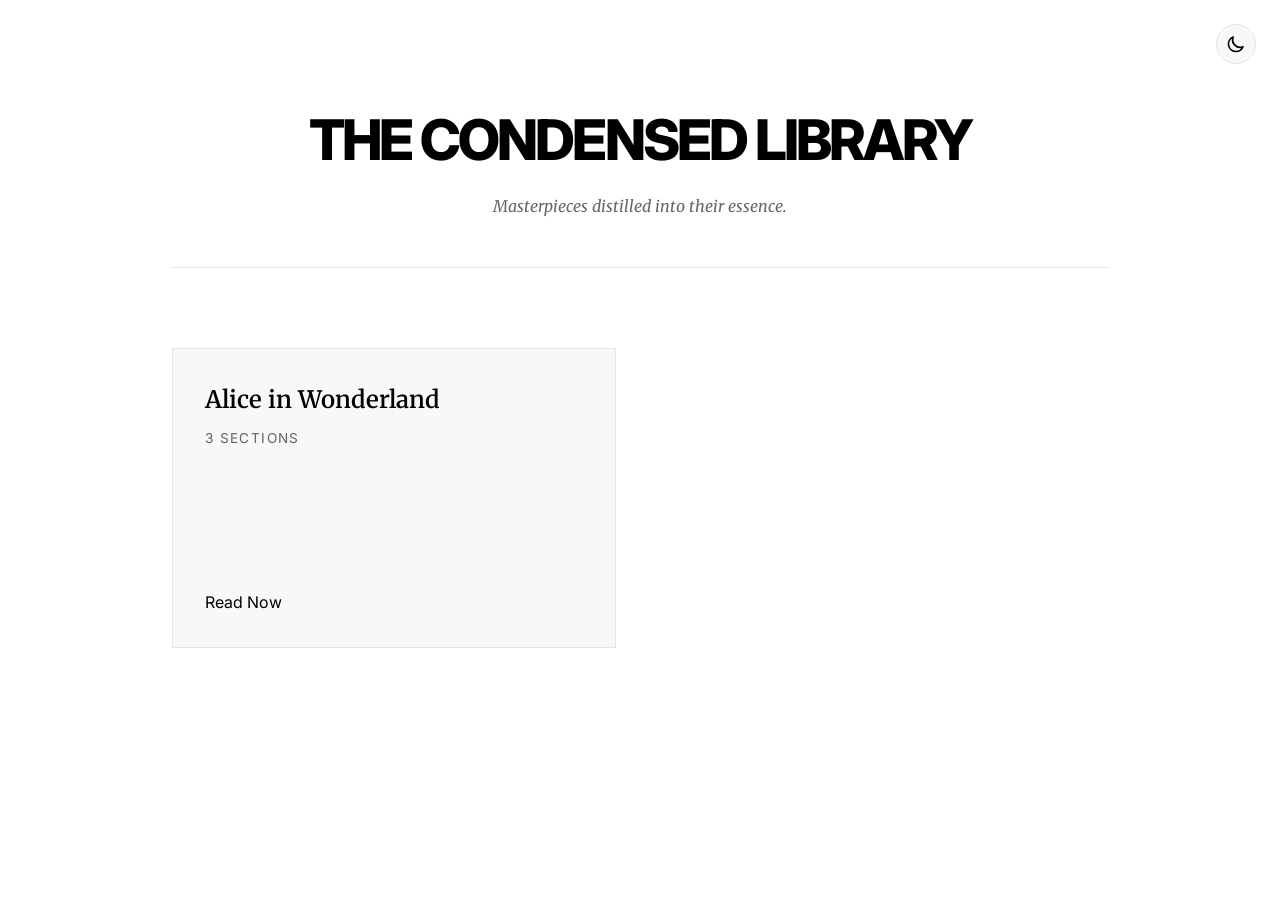
<file: index.html>
<!DOCTYPE html>
<html lang="en">

<head>
    <meta charset="UTF-8">
    <meta name="viewport" content="width=device-width, initial-scale=1.0">
    <title>Book Writer | Library</title>
    <link rel="stylesheet" href="assets/style.css">
    <link
        href="https://fonts.googleapis.com/css2?family=Inter:wght@400;600;800&family=Merriweather:wght@300;400;700&display=swap"
        rel="stylesheet">
</head>

<body>
    <div class="catalog-container">
        <header class="header">
            <h1>The Condensed Library</h1>
            <p>Masterpieces distilled into their essence.</p>
        </header>

        <div class="book-grid">
            
            <div class="book-card" onclick="location.href='books/alice-in-wonderland/page-1-down-the-hole.html'">
                <div>
                    <div class="book-title">Alice in Wonderland</div>
                    <div class="book-meta">3 Sections</div>
                </div>
                <div class="book-btn">Read Now</div>
            </div>
            

            
        </div>
    </div>
    <script src="assets/script.js"></script>
</body>

</html>
</file>
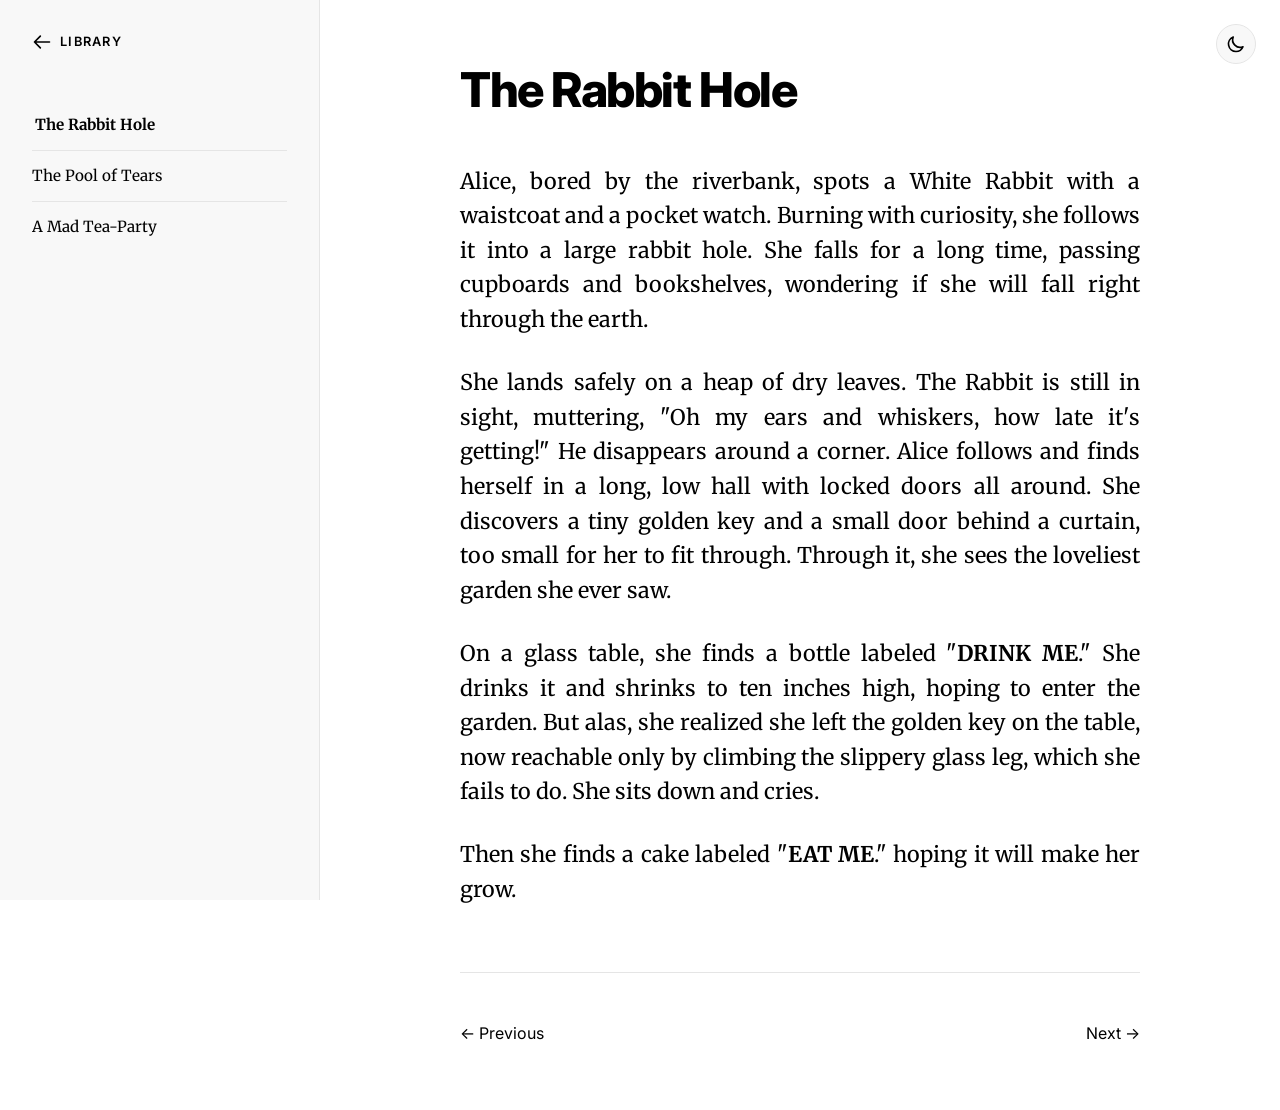
<file: books/alice-in-wonderland/page-1-down-the-hole.html>
<!DOCTYPE html>
<html lang="en">

<head>
    <meta charset="UTF-8">
    <meta name="viewport" content="width=device-width, initial-scale=1.0">
    <title>The Rabbit Hole | Alice in Wonderland</title>
    <link rel="stylesheet" href="../../assets/style.css">
    <link
        href="https://fonts.googleapis.com/css2?family=Inter:wght@400;600;800&family=Merriweather:wght@300;400;700&display=swap"
        rel="stylesheet">
</head>

<body>
    <div class="reader-layout">
        <aside class="sidebar">
            <a href="../../index.html" class="back-link">
                <svg width="20" height="20" fill="none" stroke="currentColor" viewBox="0 0 24 24">
                    <path stroke-linecap="round" stroke-linejoin="round" stroke-width="2"
                        d="M10 19l-7-7m0 0l7-7m-7 7h18"></path>
                </svg>
                Library
            </a>
            <div class="toc">
                
                <a href="page-1-down-the-hole.html"
                    class="toc-item active">
                    The Rabbit Hole
                </a>
                
                <a href="page-2-pool-of-tears.html"
                    class="toc-item ">
                    The Pool of Tears
                </a>
                
                <a href="page-3-tea-party.html"
                    class="toc-item ">
                    A Mad Tea-Party
                </a>
                
            </div>
        </aside>

        <main class="content-area">
            <div class="paper">
                <div class="page-content">
                    <h1>The Rabbit Hole</h1>
<p>Alice, bored by the riverbank, spots a White Rabbit with a waistcoat and a pocket watch. Burning with curiosity, she follows it into a large rabbit hole. She falls for a long time, passing cupboards and bookshelves, wondering if she will fall right through the earth.</p>
<p>She lands safely on a heap of dry leaves. The Rabbit is still in sight, muttering, "Oh my ears and whiskers, how late it's getting!" He disappears around a corner. Alice follows and finds herself in a long, low hall with locked doors all around. She discovers a tiny golden key and a small door behind a curtain, too small for her to fit through. Through it, she sees the loveliest garden she ever saw.</p>
<p>On a glass table, she finds a bottle labeled "<strong>DRINK ME</strong>." She drinks it and shrinks to ten inches high, hoping to enter the garden. But alas, she realized she left the golden key on the table, now reachable only by climbing the slippery glass leg, which she fails to do. She sits down and cries.</p>
<p>Then she finds a cake labeled "<strong>EAT ME</strong>." hoping it will make her grow.</p>
                </div>

                <div class="nav-controls">
                    
                    <span class="nav-btn disabled">← Previous</span>
                    

                    
                    <a href="page-2-pool-of-tears.html" class="nav-btn">Next →</a>
                    
                </div>
            </div>
        </main>
    </div>
    <script src="../../assets/script.js"></script>
</body>

</html>
</file>
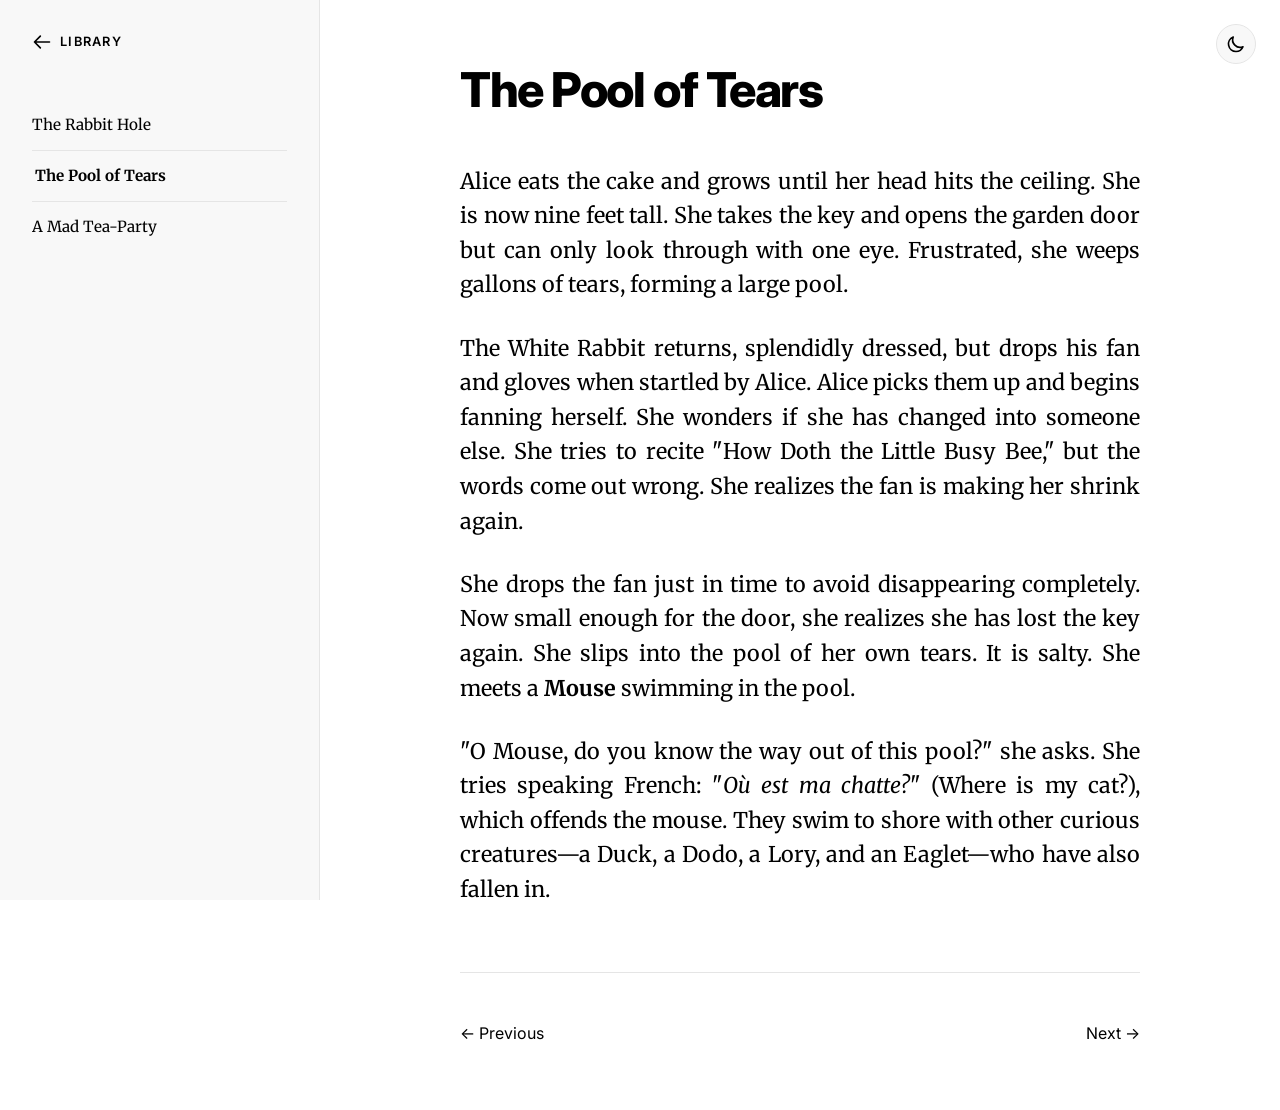
<file: books/alice-in-wonderland/page-2-pool-of-tears.html>
<!DOCTYPE html>
<html lang="en">

<head>
    <meta charset="UTF-8">
    <meta name="viewport" content="width=device-width, initial-scale=1.0">
    <title>The Pool of Tears | Alice in Wonderland</title>
    <link rel="stylesheet" href="../../assets/style.css">
    <link
        href="https://fonts.googleapis.com/css2?family=Inter:wght@400;600;800&family=Merriweather:wght@300;400;700&display=swap"
        rel="stylesheet">
</head>

<body>
    <div class="reader-layout">
        <aside class="sidebar">
            <a href="../../index.html" class="back-link">
                <svg width="20" height="20" fill="none" stroke="currentColor" viewBox="0 0 24 24">
                    <path stroke-linecap="round" stroke-linejoin="round" stroke-width="2"
                        d="M10 19l-7-7m0 0l7-7m-7 7h18"></path>
                </svg>
                Library
            </a>
            <div class="toc">
                
                <a href="page-1-down-the-hole.html"
                    class="toc-item ">
                    The Rabbit Hole
                </a>
                
                <a href="page-2-pool-of-tears.html"
                    class="toc-item active">
                    The Pool of Tears
                </a>
                
                <a href="page-3-tea-party.html"
                    class="toc-item ">
                    A Mad Tea-Party
                </a>
                
            </div>
        </aside>

        <main class="content-area">
            <div class="paper">
                <div class="page-content">
                    <h1>The Pool of Tears</h1>
<p>Alice eats the cake and grows until her head hits the ceiling. She is now nine feet tall. She takes the key and opens the garden door but can only look through with one eye. Frustrated, she weeps gallons of tears, forming a large pool.</p>
<p>The White Rabbit returns, splendidly dressed, but drops his fan and gloves when startled by Alice. Alice picks them up and begins fanning herself. She wonders if she has changed into someone else. She tries to recite "How Doth the Little Busy Bee," but the words come out wrong. She realizes the fan is making her shrink again.</p>
<p>She drops the fan just in time to avoid disappearing completely. Now small enough for the door, she realizes she has lost the key again. She slips into the pool of her own tears. It is salty. She meets a <strong>Mouse</strong> swimming in the pool.</p>
<p>"O Mouse, do you know the way out of this pool?" she asks. She tries speaking French: "<em>Où est ma chatte?</em>" (Where is my cat?), which offends the mouse. They swim to shore with other curious creatures—a Duck, a Dodo, a Lory, and an Eaglet—who have also fallen in.</p>
                </div>

                <div class="nav-controls">
                    
                    <a href="page-1-down-the-hole.html" class="nav-btn">← Previous</a>
                    

                    
                    <a href="page-3-tea-party.html" class="nav-btn">Next →</a>
                    
                </div>
            </div>
        </main>
    </div>
    <script src="../../assets/script.js"></script>
</body>

</html>
</file>
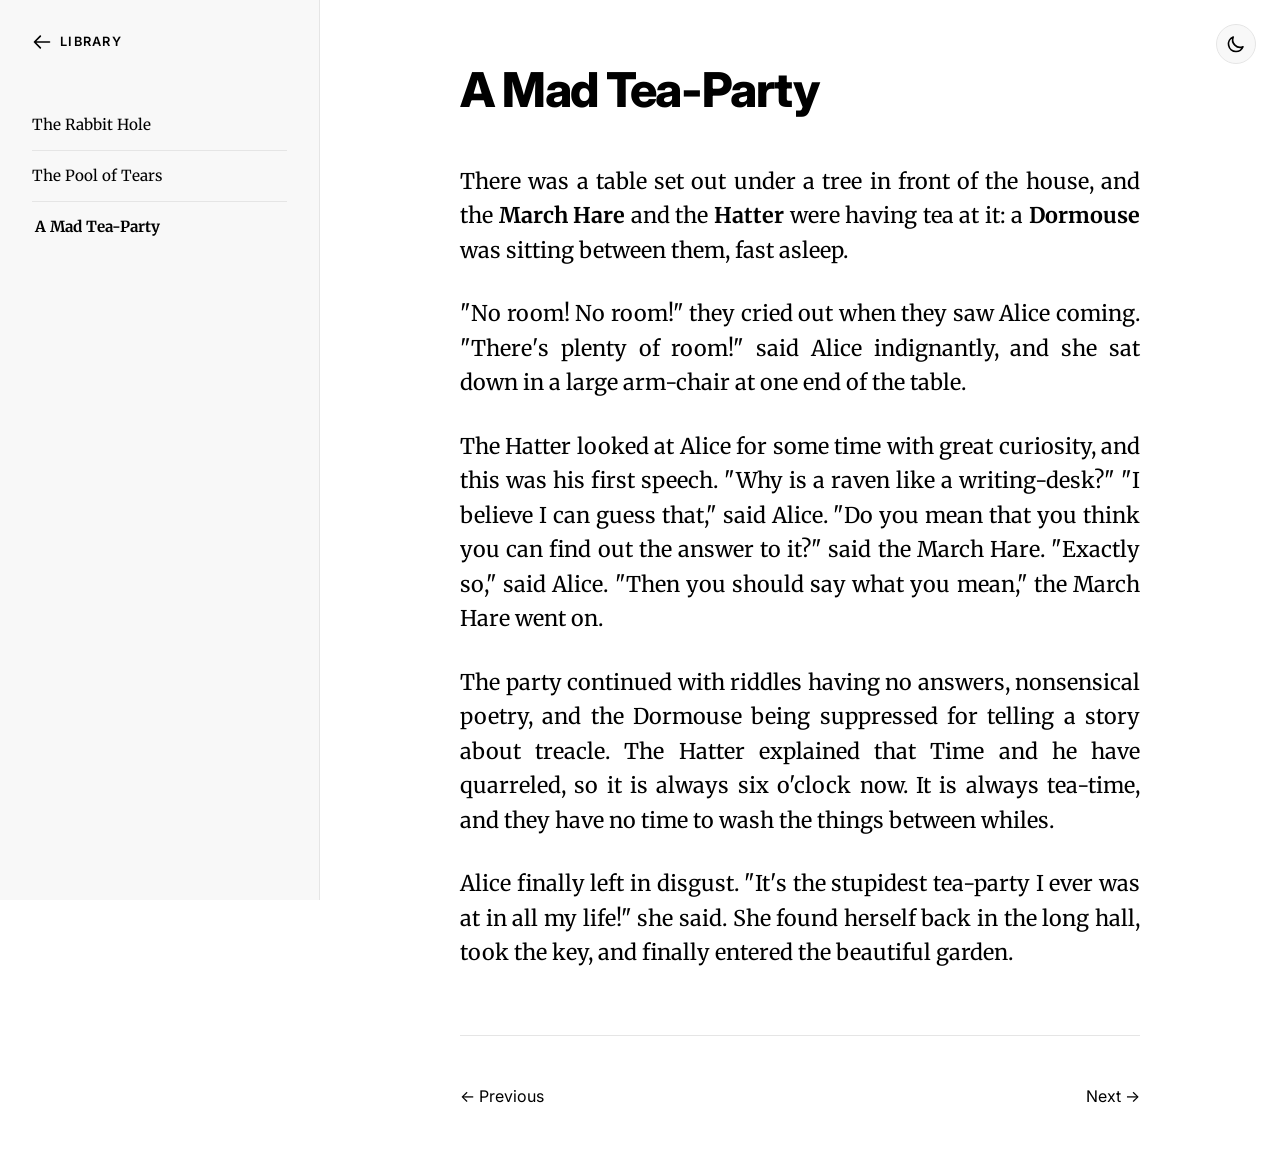
<file: books/alice-in-wonderland/page-3-tea-party.html>
<!DOCTYPE html>
<html lang="en">

<head>
    <meta charset="UTF-8">
    <meta name="viewport" content="width=device-width, initial-scale=1.0">
    <title>A Mad Tea-Party | Alice in Wonderland</title>
    <link rel="stylesheet" href="../../assets/style.css">
    <link
        href="https://fonts.googleapis.com/css2?family=Inter:wght@400;600;800&family=Merriweather:wght@300;400;700&display=swap"
        rel="stylesheet">
</head>

<body>
    <div class="reader-layout">
        <aside class="sidebar">
            <a href="../../index.html" class="back-link">
                <svg width="20" height="20" fill="none" stroke="currentColor" viewBox="0 0 24 24">
                    <path stroke-linecap="round" stroke-linejoin="round" stroke-width="2"
                        d="M10 19l-7-7m0 0l7-7m-7 7h18"></path>
                </svg>
                Library
            </a>
            <div class="toc">
                
                <a href="page-1-down-the-hole.html"
                    class="toc-item ">
                    The Rabbit Hole
                </a>
                
                <a href="page-2-pool-of-tears.html"
                    class="toc-item ">
                    The Pool of Tears
                </a>
                
                <a href="page-3-tea-party.html"
                    class="toc-item active">
                    A Mad Tea-Party
                </a>
                
            </div>
        </aside>

        <main class="content-area">
            <div class="paper">
                <div class="page-content">
                    <h1>A Mad Tea-Party</h1>
<p>There was a table set out under a tree in front of the house, and the <strong>March Hare</strong> and the <strong>Hatter</strong> were having tea at it: a <strong>Dormouse</strong> was sitting between them, fast asleep.</p>
<p>"No room! No room!" they cried out when they saw Alice coming.
"There's plenty of room!" said Alice indignantly, and she sat down in a large arm-chair at one end of the table.</p>
<p>The Hatter looked at Alice for some time with great curiosity, and this was his first speech. "Why is a raven like a writing-desk?"
"I believe I can guess that," said Alice.
"Do you mean that you think you can find out the answer to it?" said the March Hare.
"Exactly so," said Alice.
"Then you should say what you mean," the March Hare went on.</p>
<p>The party continued with riddles having no answers, nonsensical poetry, and the Dormouse being suppressed for telling a story about treacle. The Hatter explained that Time and he have quarreled, so it is always six o'clock now. It is always tea-time, and they have no time to wash the things between whiles.</p>
<p>Alice finally left in disgust. "It's the stupidest tea-party I ever was at in all my life!" she said. She found herself back in the long hall, took the key, and finally entered the beautiful garden.</p>
                </div>

                <div class="nav-controls">
                    
                    <a href="page-2-pool-of-tears.html" class="nav-btn">← Previous</a>
                    

                    
                    <span class="nav-btn disabled">Next →</span>
                    
                </div>
            </div>
        </main>
    </div>
    <script src="../../assets/script.js"></script>
</body>

</html>
</file>
<file: assets/style.css>
:root {
    /* Light Mode (Default) */
    --bg-body: #ffffff;
    --text-body: #000000;
    --bg-surface: #f8f8f8;
    --border: #e5e5e5;
    --hover: #f0f0f0;

    --font-ui: 'Inter', sans-serif;
    --font-read: 'Merriweather', serif;
}

[data-theme="dark"] {
    --bg-body: #000000;
    --text-body: #ffffff;
    --bg-surface: #121212;
    --border: #333333;
    --hover: #222222;
}

/* Reset & Base */
*,
*::before,
*::after {
    box-sizing: border-box;
    margin: 0;
    padding: 0;
}

body {
    font-family: var(--font-ui);
    background: var(--bg-body);
    color: var(--text-body);
    line-height: 1.6;
    transition: background 0.3s, color 0.3s;
    min-height: 100vh;
}

a {
    text-decoration: none;
    color: inherit;
}

/* Utilities */
.btn {
    padding: 0.6rem 1.2rem;
    border: 1px solid var(--text-body);
    background: transparent;
    color: var(--text-body);
    font-size: 0.9rem;
    cursor: pointer;
    transition: all 0.2s;
    text-transform: uppercase;
    letter-spacing: 0.05em;
    font-weight: 500;
}

.btn:hover {
    background: var(--text-body);
    color: var(--bg-body);
}

.btn.disabled {
    opacity: 0.3;
    pointer-events: none;
}

/* Theme Toggle */
.theme-toggle {
    position: fixed;
    top: 1.5rem;
    right: 1.5rem;
    z-index: 100;
    width: 2.5rem;
    height: 2.5rem;
    border-radius: 50%;
    border: 1px solid var(--border);
    display: flex;
    align-items: center;
    justify-content: center;
    cursor: pointer;
    background: var(--bg-surface);
    color: var(--text-body);
}

.theme-toggle:hover {
    background: var(--hover);
}

/* Layout - Catalog */
.catalog-container {
    max-width: 1000px;
    margin: 0 auto;
    padding: 6rem 2rem;
}

.header {
    margin-bottom: 5rem;
    text-align: center;
    border-bottom: 1px solid var(--border);
    padding-bottom: 3rem;
}

.header h1 {
    font-size: 3.5rem;
    font-weight: 800;
    letter-spacing: -0.05em;
    margin-bottom: 0.5rem;
    text-transform: uppercase;
}

.header p {
    font-family: var(--font-read);
    font-style: italic;
    opacity: 0.6;
}

.book-grid {
    display: grid;
    grid-template-columns: repeat(auto-fill, minmax(300px, 1fr));
    gap: 3rem;
}

.book-card {
    border: 1px solid var(--border);
    padding: 2rem;
    transition: 0.2s;
    display: flex;
    flex-direction: column;
    justify-content: space-between;
    height: 300px;
    background: var(--bg-surface);
}

.book-card:hover {
    border-color: var(--text-body);
    transform: translateY(-4px);
}

.book-title {
    font-size: 1.5rem;
    font-weight: 600;
    margin-bottom: 0.5rem;
    font-family: var(--font-read);
}

.book-meta {
    font-size: 0.85rem;
    opacity: 0.6;
    text-transform: uppercase;
    letter-spacing: 0.1em;
    margin-bottom: 2rem;
}

/* Layout - Reader */
.reader-layout {
    display: flex;
    min-height: 100vh;
}

.sidebar {
    width: 320px;
    border-right: 1px solid var(--border);
    padding: 2rem;
    display: flex;
    flex-direction: column;
    position: sticky;
    top: 0;
    height: 100vh;
    background: var(--bg-surface);
}

.back-link {
    display: inline-flex;
    align-items: center;
    gap: 0.5rem;
    margin-bottom: 3rem;
    font-weight: 600;
    text-transform: uppercase;
    font-size: 0.8rem;
    letter-spacing: 0.1em;
}

.back-link:hover {
    opacity: 0.6;
}

.toc {
    flex: 1;
    overflow-y: auto;
}

.toc-header {
    font-size: 0.8rem;
    text-transform: uppercase;
    letter-spacing: 0.1em;
    margin-bottom: 1rem;
    opacity: 0.5;
}

.toc-item {
    display: block;
    padding: 0.8rem 0;
    border-bottom: 1px solid var(--border);
    font-size: 0.95rem;
    font-family: var(--font-read);
}

.toc-item:last-child {
    border-bottom: none;
}

.toc-item:hover {
    opacity: 0.6;
}

.toc-item.active {
    font-weight: 700;
    border-left: 3px solid var(--text-body);
    padding-left: 1rem;
    margin-left: -1rem;
}

.content-area {
    flex: 1;
    padding: 4rem 10%;
}

.page-content {
    font-family: var(--font-read);
    font-size: 1.35rem;
    /* Large legible type */
    max-width: 680px;
    margin: 0 auto;
}

.page-content h1 {
    font-family: var(--font-ui);
    font-size: 3rem;
    font-weight: 800;
    letter-spacing: -0.03em;
    margin-bottom: 3rem;
    line-height: 1.1;
}

.page-content p {
    margin-bottom: 1.8rem;
    text-align: justify;
}

.nav-controls {
    max-width: 680px;
    margin: 4rem auto 0;
    padding-top: 3rem;
    border-top: 1px solid var(--border);
    display: flex;
    justify-content: space-between;
}

/* Mobile Responsiveness */
@media (max-width: 900px) {
    .reader-layout {
        flex-direction: column;
    }

    .sidebar {
        width: 100%;
        height: auto;
        position: relative;
        border-right: none;
        border-bottom: 1px solid var(--border);
        padding: 1.5rem;
    }

    .toc {
        display: none;
    }

    /* Could be improved with a toggle menu */
    .content-area {
        padding: 2rem 1.5rem;
    }

    .page-content h1 {
        font-size: 2rem;
    }
}

@media (max-width: 600px) {
    .header h1 {
        font-size: 2.5rem;
    }

    .catalog-container {
        padding: 4rem 1.5rem;
    }
}
</file>
